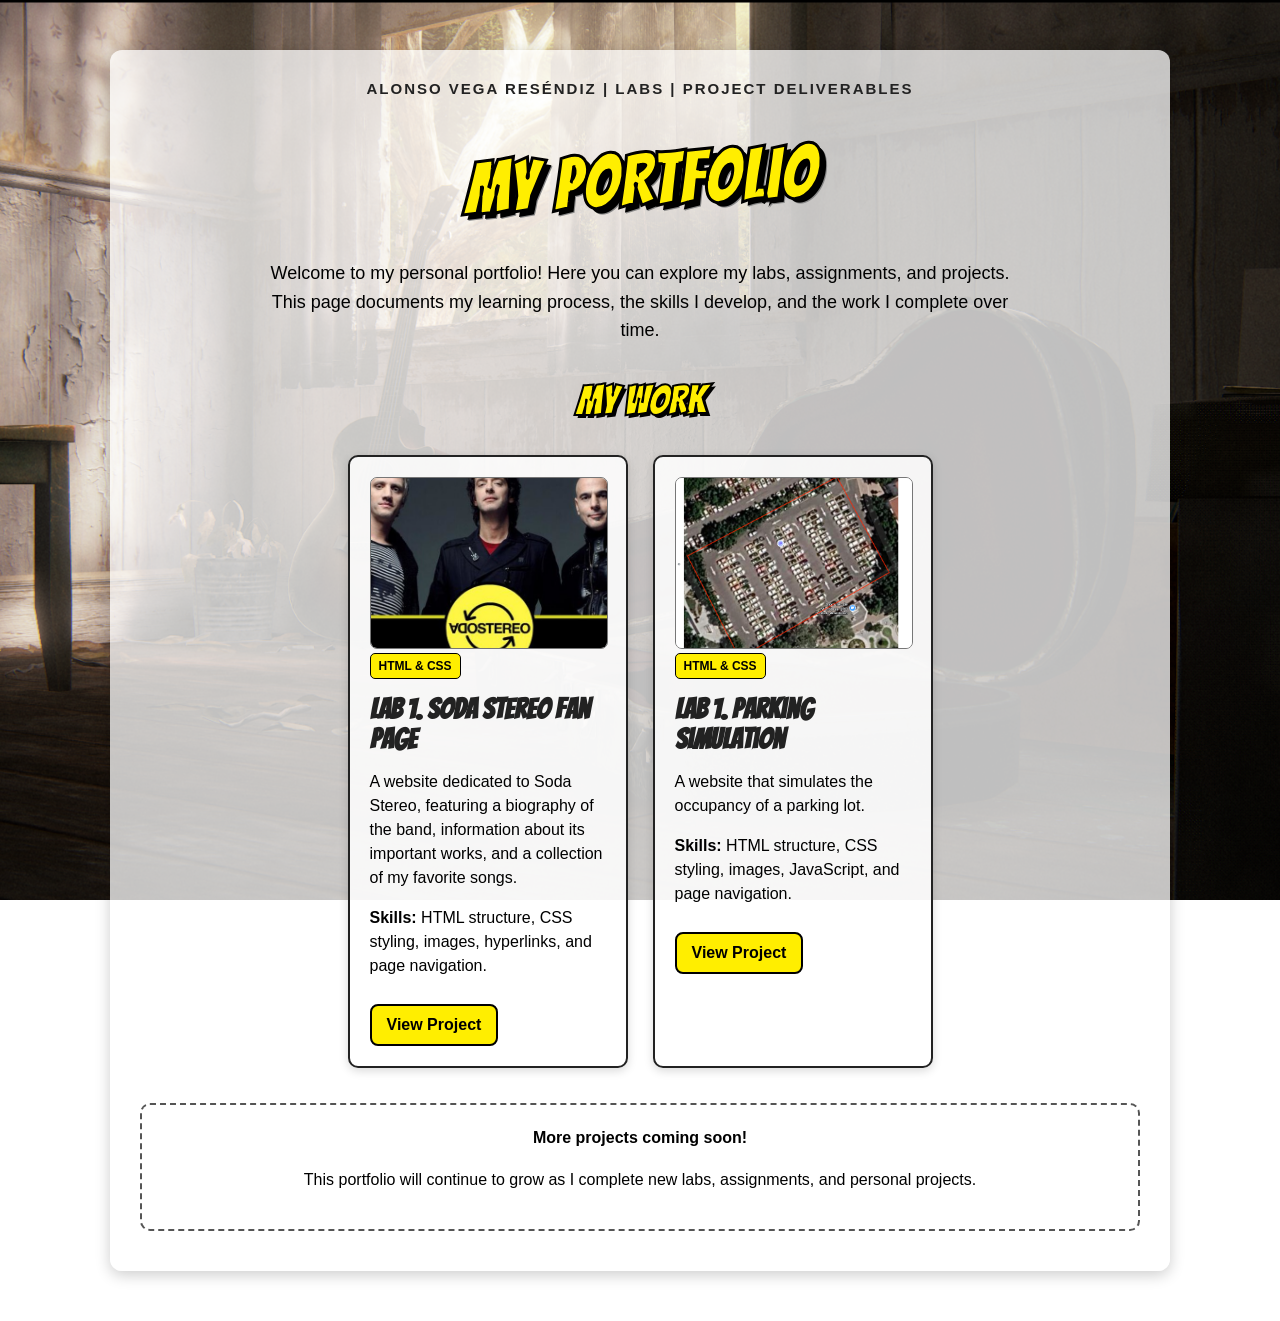
<file: index.html>
<!DOCTYPE html>
<html>
    <head>
        <meta charset="UTF-8">
        <meta name="viewport" content="width=device-width, initial-scale=1.0">

        <link href="https://fonts.googleapis.com/css2?family=Bangers&display=swap" rel="stylesheet">

        <title>My Portfolio - Labs & Projects</title>
        <link rel="icon" type="image/png" href="favicon.ico">

        <style>
            body{
                background-image: url('Fondo.png');
                background-repeat: no-repeat;
                background-size: cover;
                background-attachment: fixed;
                background-position: center;
                font-family: Arial, sans-serif;
                margin: 0;
                min-height: 100vh;
            }

            .contenido{
                max-width: 1000px;
                margin: 50px auto;
                padding: 30px;
                background-color: rgba(255, 255, 255, 0.75);
                border-radius: 12px;
                box-shadow: 0 4px 15px rgba(0,0,0,0.2);
                text-align: center;
            }

            .encabezado{
                font-size: 15px;
                font-weight: bold;
                letter-spacing: 2px;
                margin-bottom: 35px;
                color: #222;
            }

            .logo{
                font-family: 'Bangers', cursive;
                font-size: 70px;
                color: #FFEE00;
                text-transform: uppercase;
                letter-spacing: 2px;
                -webkit-text-stroke: 3px #000;
                text-shadow:
                    5px 5px 0px #000,
                    6px 6px 0px #888;
                transform: rotate(-3deg);
                margin-bottom: 40px;
            }

            h2{
                font-family: 'Bangers', cursive;
                font-size: 40px;
                color: #FFEE00;
                -webkit-text-stroke: 2px #000;
                text-shadow: 3px 3px 0px #000;
                margin-top: 35px;
            }

            .introduccion{
                max-width: 750px;
                margin: 0 auto 35px;
                font-size: 18px;
                line-height: 1.6;
            }

            .proyectos{
                display: flex;
                flex-wrap: wrap;
                justify-content: center;
                gap: 25px;
                margin-top: 25px;
            }

            .proyecto{
                width: 280px;
                padding: 20px;
                background-color: rgba(255, 255, 255, 0.85);
                border: 2px solid #222;
                border-radius: 10px;
                box-shadow: 0 3px 10px rgba(0,0,0,0.15);
                box-sizing: border-box;
                text-align: left;
            }

            .proyecto img{
                width: 100%;
                height: 170px;
                object-fit: cover;
                border-radius: 7px;
                border: 1px solid #777;
            }

            .proyecto h3{
                font-family: 'Bangers', cursive;
                font-size: 28px;
                margin: 15px 0 10px;
                color: #222;
            }

            .proyecto p{
                font-size: 16px;
                line-height: 1.5;
            }

            .categoria{
                display: inline-block;
                background-color: #FFEE00;
                border: 1px solid #000;
                border-radius: 5px;
                padding: 5px 8px;
                font-size: 12px;
                font-weight: bold;
            }

            .proyecto a{
                display: inline-block;
                margin-top: 10px;
                padding: 10px 15px;
                background-color: #FFEE00;
                color: #000;
                text-decoration: none;
                font-weight: bold;
                border: 2px solid #000;
                border-radius: 8px;
            }

            .proyecto a:hover{
                background-color: #000;
                color: #FFEE00;
            }

            .mensaje{
                margin: 35px auto 10px;
                padding: 20px;
                border: 2px dashed #555;
                border-radius: 10px;
                font-size: 16px;
                line-height: 1.6;
            }

            button{
                margin-top: 30px;
                padding: 12px 25px;
                font-size: 18px;
                font-weight: bold;
                cursor: pointer;
                border: 2px solid #000;
                border-radius: 8px;
                background-color: #FFEE00;
            }

            button:hover{
                background-color: #000;
                color: #FFEE00;
            }

            @media (max-width: 600px){
                .contenido{
                    margin: 15px;
                    padding: 20px;
                }

                .logo{
                    font-size: 50px;
                }

                .proyecto{
                    width: 100%;
                }

                .encabezado{
                    line-height: 1.8;
                }
            }
        </style>
    </head>

    <body>
        <div class="contenido">

            <div class="encabezado">
                ALONSO VEGA RESÉNDIZ | LABS | PROJECT DELIVERABLES
            </div>

            <h1 class="logo">My Portfolio</h1>

            <p class="introduccion">
                Welcome to my personal portfolio! Here you can explore
                my labs, assignments, and projects. This page documents
                my learning process, the skills I develop, and the work
                I complete over time.
            </p>

            <h2>My Work</h2>

            <div class="proyectos">

                <!-- Project 1 -->
                <div class="proyecto">

                    <img src="fotoPrincipal.png"
                         alt="Soda Stereo fan page preview">

                    <span class="categoria">HTML & CSS</span>

                    <h3>LAB 1. Soda Stereo Fan Page</h3>

                    <p>
                        A website dedicated to Soda Stereo, featuring
                        a biography of the band, information about
                        its important works, and a collection of my
                        favorite songs.
                    </p>

                    <p>
                        <strong>Skills:</strong> HTML structure,
                        CSS styling, images, hyperlinks, and page
                        navigation.
                    </p>

                    <a href="LAB_1/Home.html">View Project</a>

                </div>
                <!-- Project 1 -->
                <div class="proyecto">

                    <img src="estacionamiento-referencia.png"
                         alt="Soda Stereo fan page preview">

                    <span class="categoria">HTML & CSS</span>

                    <h3>LAB 1. Parking simulation</h3>

                    <p>
                        A website that simulates the occupancy of a parking lot.
                    </p>

                    <p>
                        <strong>Skills:</strong> HTML structure,
                        CSS styling, images, JavaScript, and page
                        navigation.
                    </p>

                    <a href="LAB_3/estacionamiento.html">View Project</a>

                </div>

                <!-- Add future projects here -->

            </div>

            <div class="mensaje">
                <strong>More projects coming soon!</strong>
                <p>
                    This portfolio will continue to grow as I complete
                    new labs, assignments, and personal projects.
                </p>
            </div>
        </div>
    </body>
</html>
</file>
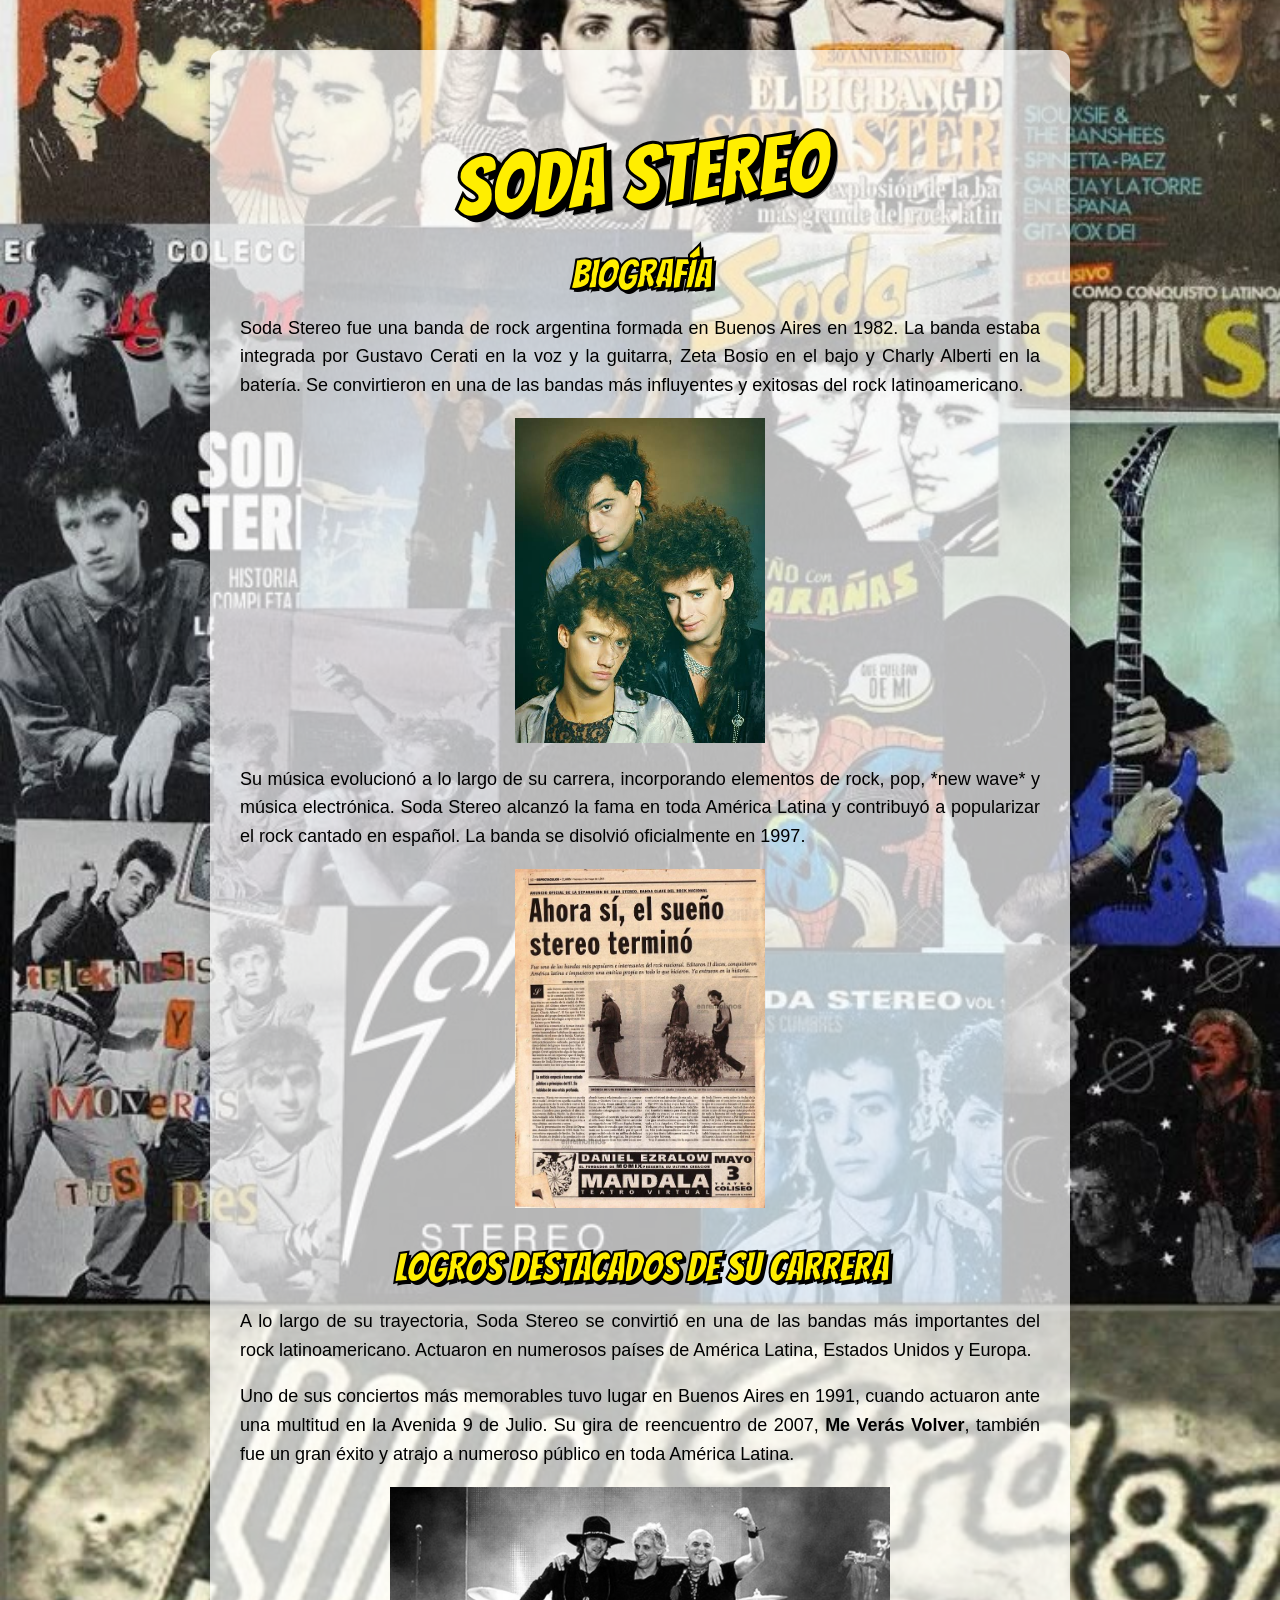
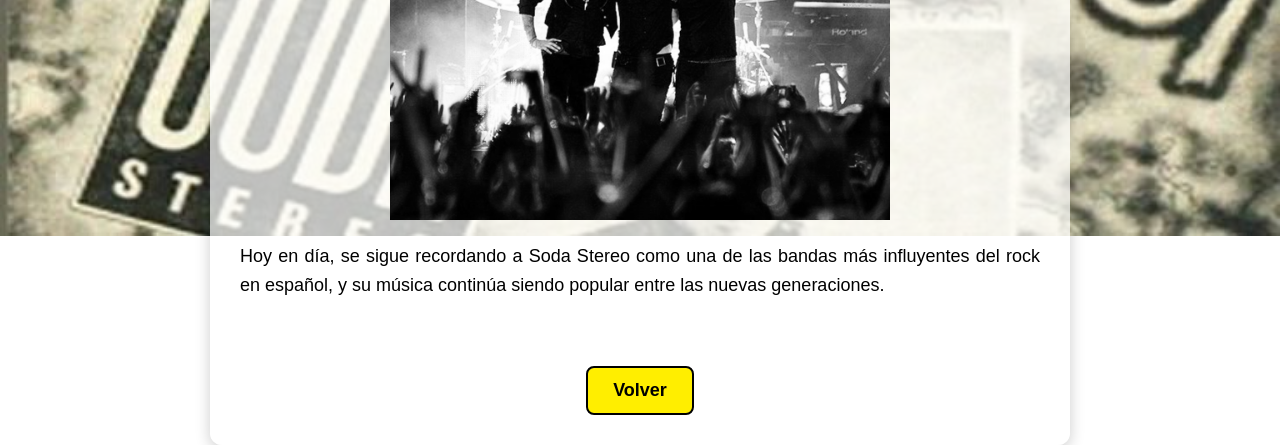
<file: LAB_1/about.html>
<!DOCTYPE html>
<html>
    <head>
        <meta charset="UTF-8">
        <meta name="viewport" content="width=device-width, initial-scale=1.0">
        <link href="https://fonts.googleapis.com/css2?family=Bangers&display=swap" rel="stylesheet">
        <title>Soda Stereo - Biografía</title> 
        <link rel="icon" type="image/png" href="favicon.ico">
        <style>
            body{
                background-image: url('fondo3.jpg');
                background-repeat: no-repeat;
                background-size: cover;
                background-attachment: fixed;
                background-position: center;
                font-family: Arial, sans-serif;
                margin: 0;
                height: 100vh;
            }    
            .logo-soda{
                font-family: 'Bangers', cursive;
                font-size: 80px;
                color: #FFEE00; /* Amarillo */
                text-transform: uppercase;
                letter-spacing: 2px;
                -webkit-text-stroke: 3px #000; /* Borde negro */
                text-shadow: 
                    5px 5px 0px #000,
                    6px 6px 0px #888; /* Sombra 3D */
                transform: rotate(-4deg); /* Inclinación */
                margin-bottom: 20px;
            }
            .contenido{
                max-width: 800px;
                margin: 50px auto;
                padding: 30px;
                background-color: rgba(255, 255, 255, 0.7); /* Fondo blanco con transparencia para leer bien */
                border-radius: 12px;
                box-shadow: 0 4px 15px rgba(0,0,0,0.2);
                text-align: center;
            }
            h2{
                font-family: 'Bangers', cursive;
                font-size: 40px;
                color: #FFEE00;
                -webkit-text-stroke: 2px #000;
                text-shadow: 3px 3px 0px #000;
                margin-top: 35px;
                margin-bottom: 15px;
            }
            p{
                font-size: 18px;
                line-height: 1.6;
                text-align: justify;
            }

            ul{
                text-align: left;
                font-size: 18px;
                line-height: 1.8;
            }

            li{
                margin-bottom: 8px;
            }

            button{
                margin-top: 30px;
                padding: 12px 25px;
                font-size: 18px;
                font-weight: bold;
                cursor: pointer;
                border: 2px solid #000;
                border-radius: 8px;
                background-color: #FFEE00;
            }

            button:hover{
                background-color: #000;
                color: #FFEE00;
            }

        </style>
    </head>

    <body>
        <div class="contenido">
            <h1 class="logo-soda">SODA STEREO</h1>
            <h2>Biografía</h2>
            <p><!--This is paragraph-->
                Soda Stereo fue una banda de rock argentina formada en Buenos Aires en 1982.
                La banda estaba integrada por Gustavo Cerati en la voz y la guitarra, Zeta Bosio
                en el bajo y Charly Alberti en la batería. Se convirtieron en una de las
                bandas más influyentes y exitosas del rock latinoamericano.
            </p>
            <img src="SodaStereoMiembros.jpg" width="250px">
            <p>
                Su música evolucionó a lo largo de su carrera, incorporando elementos de rock, pop, 
                *new wave* y música electrónica. Soda Stereo alcanzó la fama en toda América Latina 
                y contribuyó a popularizar el rock cantado en español. La banda se disolvió oficialmente 
                en 1997.
            </p>
            <img src="SodaStereoSeparacion.jpg" width="250px">
            
            <h2>Logros destacados de su carrera</h2>

            <p>
                A lo largo de su trayectoria, Soda Stereo se convirtió en una de las bandas más 
                importantes del rock latinoamericano. Actuaron en numerosos países de América Latina, 
                Estados Unidos y Europa.
            </p>
            <p>
                Uno de sus conciertos más memorables tuvo lugar en Buenos Aires en 1991,
                cuando actuaron ante una multitud en la Avenida 9 de Julio. Su gira de
                reencuentro de 2007, <strong>Me Verás Volver</strong>, también fue un gran éxito
                y atrajo a numeroso público en toda América Latina.
            </p>
            <img src="SodaStereoMeVerasVolver.jpg" width="500px">
            <p>
                Hoy en día, se sigue recordando a Soda Stereo como una de las bandas más 
                influyentes del rock en español, y su música continúa siendo popular 
                entre las nuevas generaciones.
            </p>




            <br> <!--This is a line break-->
            <button type="button" onclick="window.location.href='Home.html';">
                Volver
            </button>
        </div>
    </body>
</html>
</file>
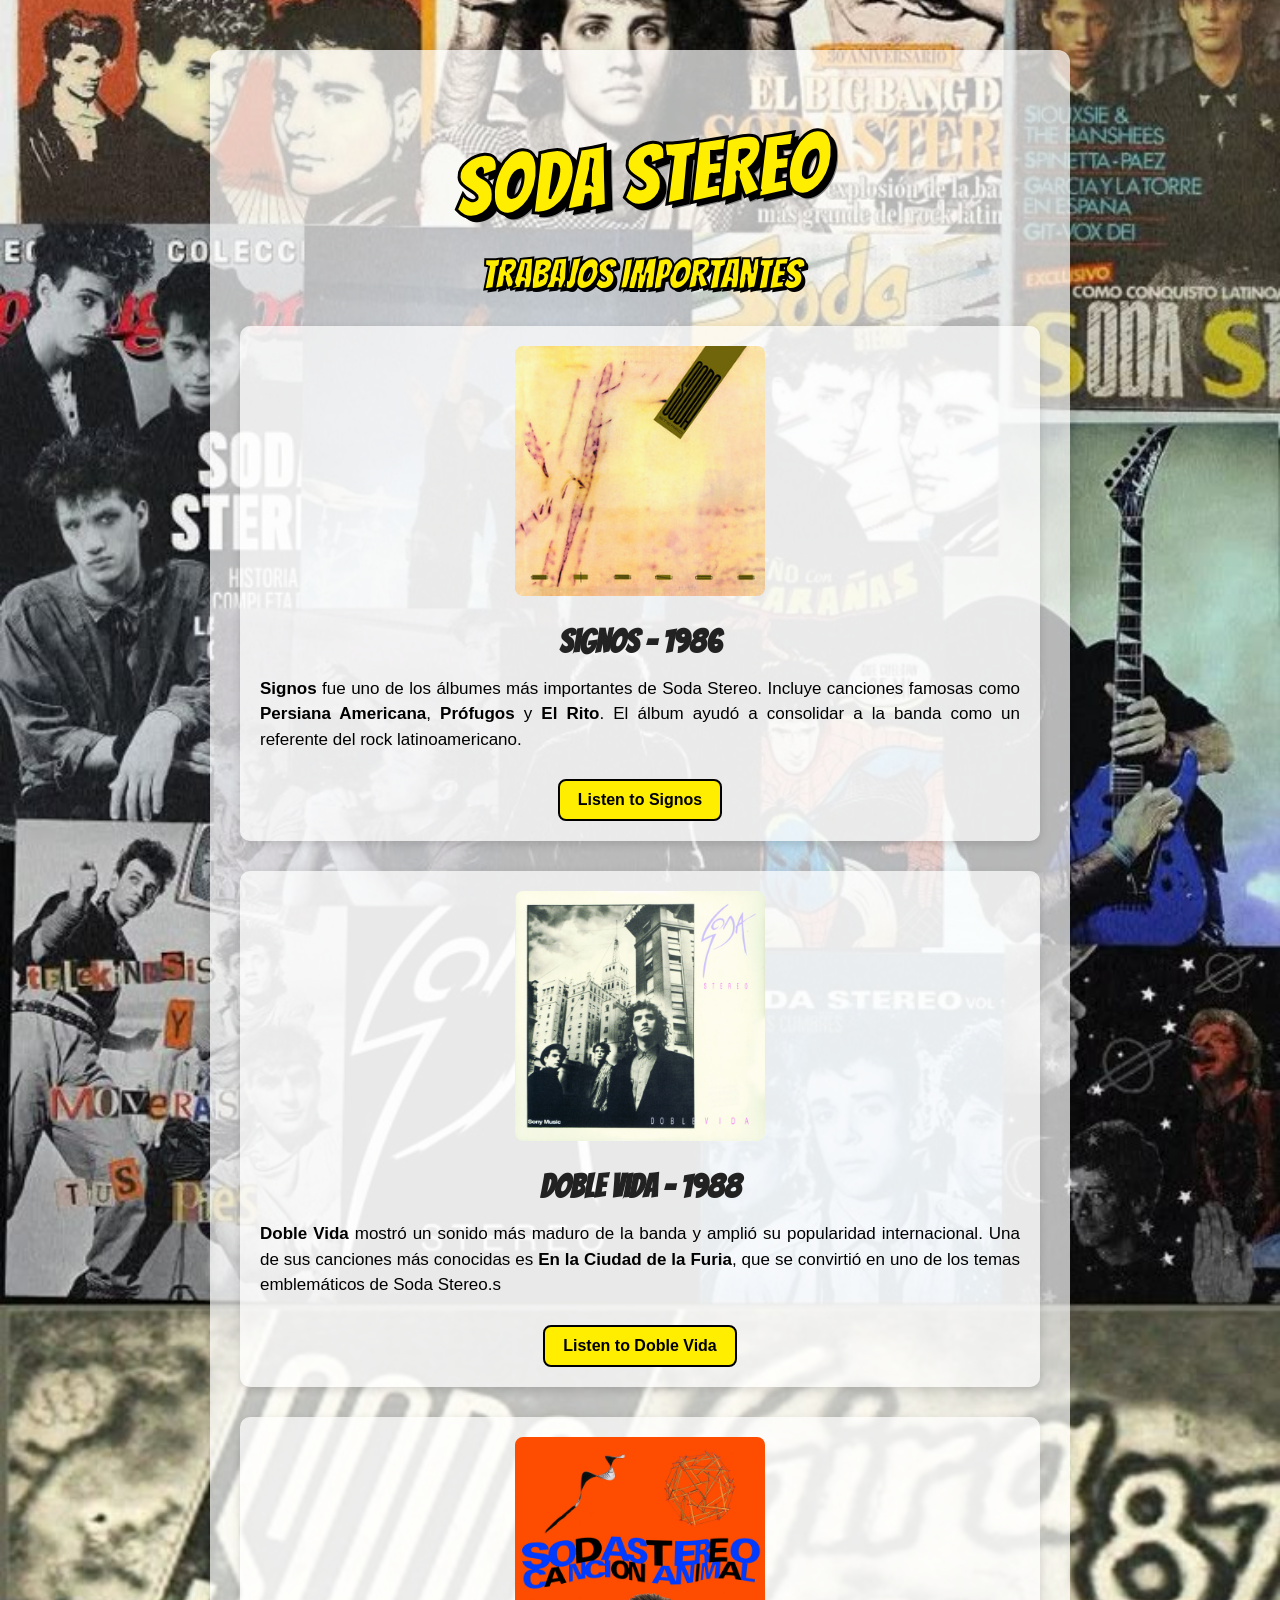
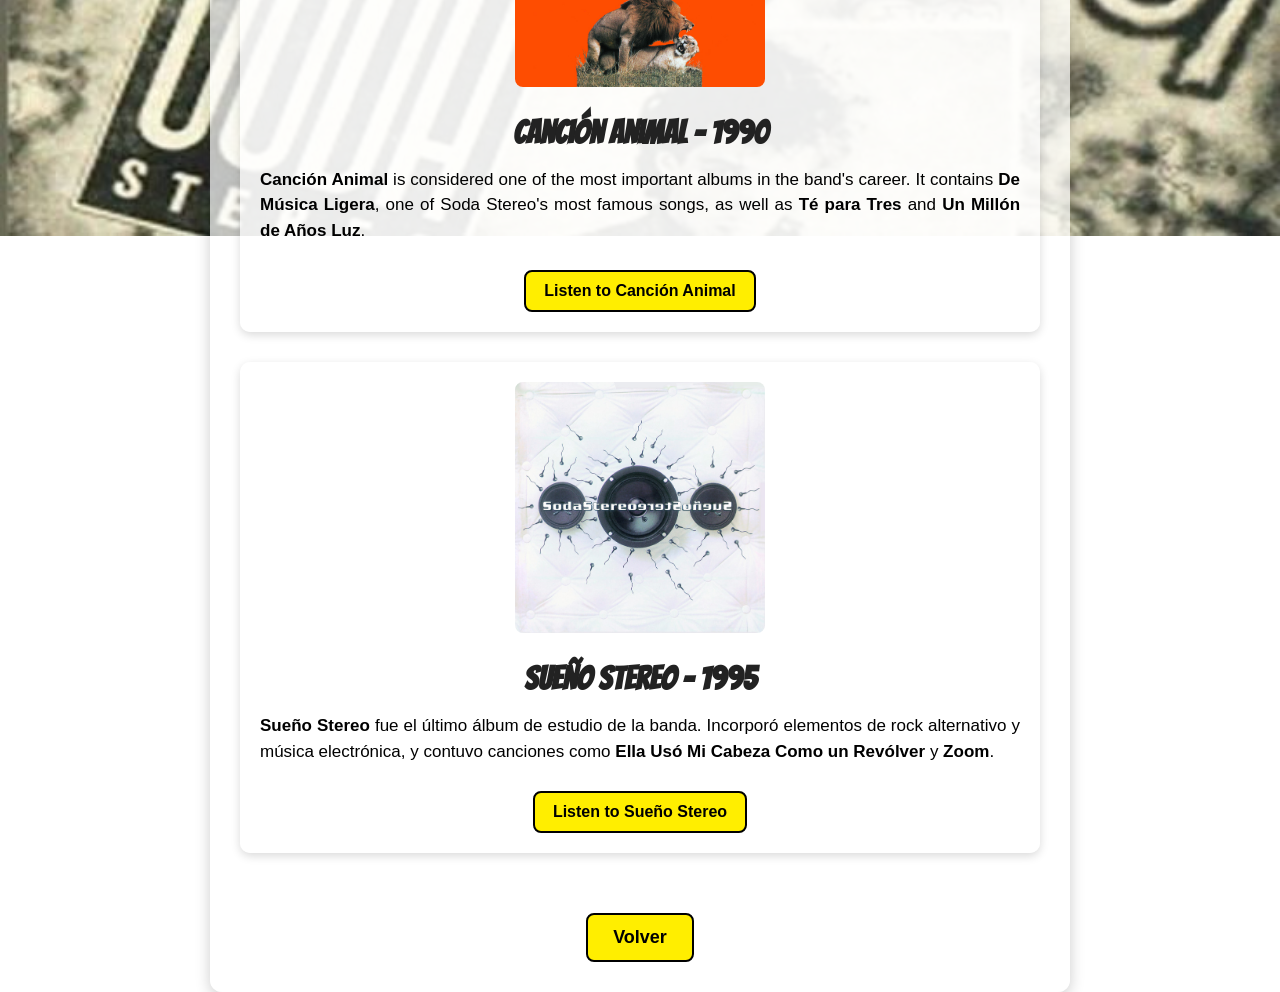
<file: LAB_1/Carrera.html>
<!DOCTYPE html>
<html>
    <head>
        <meta charset="UTF-8">
        <meta name="viewport" content="width=device-width, initial-scale=1.0">
        <link href="https://fonts.googleapis.com/css2?family=Bangers&display=swap" rel="stylesheet">
        <title>Soda Stereo - Biografía</title> 
        <link rel="icon" type="image/png" href="favicon.ico">
        <style>
            body{
                background-image: url('fondo3.jpg');
                background-repeat: no-repeat;
                background-size: cover;
                background-attachment: fixed;
                background-position: center;
                font-family: Arial, sans-serif;
                margin: 0;
                height: 100vh;
            }    
            .logo-soda{
                font-family: 'Bangers', cursive;
                font-size: 80px;
                color: #FFEE00; /* Amarillo */
                text-transform: uppercase;
                letter-spacing: 2px;
                -webkit-text-stroke: 3px #000; /* Borde negro */
                text-shadow: 
                    5px 5px 0px #000,
                    6px 6px 0px #888; /* Sombra 3D */
                transform: rotate(-4deg); /* Inclinación */
                margin-bottom: 20px;
            }
            .contenido{
                max-width: 800px;
                margin: 50px auto;
                padding: 30px;
                background-color: rgba(255, 255, 255, 0.7); /* Fondo blanco con transparencia para leer bien */
                border-radius: 12px;
                box-shadow: 0 4px 15px rgba(0,0,0,0.2);
                text-align: center;
            }
            h2{
                font-family: 'Bangers', cursive;
                font-size: 40px;
                color: #FFEE00;
                -webkit-text-stroke: 2px #000;
                text-shadow: 3px 3px 0px #000;
                margin-top: 35px;
                margin-bottom: 15px;
            }
            .obra{
                margin: 30px 0;
                padding: 20px;
                background-color: rgba(255, 255, 255, 0.7);
                border-radius: 10px;
                box-shadow: 0 3px 10px rgba(0,0,0,0.15);
            }

            .obra img{
                width: 250px;
                border-radius: 8px;
                margin-bottom: 15px;
            }

            .obra h3{
                font-family: 'Bangers', cursive;
                font-size: 32px;
                margin: 10px;
                color: #222;
            }

            .obra p{
                font-size: 17px;
                line-height: 1.5;
                text-align: justify;
            }

            .obra a{
                display: inline-block;
                margin-top: 10px;
                padding: 10px 18px;
                background-color: #FFEE00;
                color: #000;
                text-decoration: none;
                font-weight: bold;
                border: 2px solid #000;
                border-radius: 8px;
            }

            .obra a:hover{
                background-color: #000;
                color: #FFEE00;
            }
            
            button{
                margin-top: 30px;
                padding: 12px 25px;
                font-size: 18px;
                font-weight: bold;
                cursor: pointer;
                border: 2px solid #000;
                border-radius: 8px;
                background-color: #FFEE00;
            }

            button:hover{
                background-color: #000;
                color: #FFEE00;
            }

        </style>
    </head>

    <body>
        <div class="contenido">
            <h1 class="logo-soda">SODA STEREO</h1>
            <h2>Trabajos importantes</h2>

            <div class="obra">
                <img src="signos.jpg" alt="Álbum Signos">
                <h3>Signos - 1986</h3>
                <p>
                    <strong>Signos</strong> fue uno de los álbumes más importantes de Soda Stereo. 
                    Incluye canciones famosas como <strong>Persiana Americana</strong>, <strong>Prófugos</strong>
                    y <strong>El Rito</strong>. El álbum ayudó a consolidar a la banda como un referente del rock latinoamericano.
                </p>
                <a href="https://open.spotify.com/intl-es/album/7s2lDvm4FwnWE5RXEoY8Gi"target="_blank">Listen to Signos</a>
            </div>

            <div class="obra">
                <img src="doblevida.jpg" alt="Álbum Doble Vida">
                <h3>Doble Vida - 1988</h3>
                <p>
                    <strong>Doble Vida</strong> mostró un sonido más maduro de la
                    banda y amplió su popularidad internacional. Una de sus
                    canciones más conocidas es <strong>En la Ciudad de la Furia</strong>,
                    que se convirtió en uno de los temas emblemáticos de Soda Stereo.s
                </p>
                <a href="https://open.spotify.com/intl-es/album/0mEY1U7SZdIwDWylFm2UC4" target="_blank">Listen to Doble Vida</a>
            </div>

            <div class="obra">
                <img src="cancionanimal.jpg" alt="Álbum Canción Animal">
                <h3>Canción Animal - 1990</h3>
                <p>
                    <strong>Canción Animal</strong> is considered one of the most
                    important albums in the band's career. It contains
                    <strong>De Música Ligera</strong>, one of Soda Stereo's most
                    famous songs, as well as <strong>Té para Tres</strong> and
                    <strong>Un Millón de Años Luz</strong>.
                </p>
                <a href="https://open.spotify.com/intl-es/album/3GoSlKTNcVOp1ZxE5OOXeN" target="_blank">Listen to Canción Animal</a>
            </div>

            <div class="obra">
                <img src="suenostereo.jpg" alt="Álbum Sueño Stereo">
                <h3>Sueño Stereo - 1995</h3>
                <p>
                    <strong>Sueño Stereo</strong> fue el último álbum de estudio de la banda.
                    Incorporó elementos de rock alternativo y música electrónica, y
                    contuvo canciones como <strong>Ella Usó Mi Cabeza Como un
                    Revólver</strong> y <strong>Zoom</strong>.
                </p>
                <a href="https://open.spotify.com/intl-es/album/1A3VRbn7Kto2ov0LkSY0eg"target="_blank">Listen to Sueño Stereo</a>
            </div>
            <button type="button" onclick="window.location.href='Home.html';">Volver</button>
        </div>
    </body>
</html>
</file>
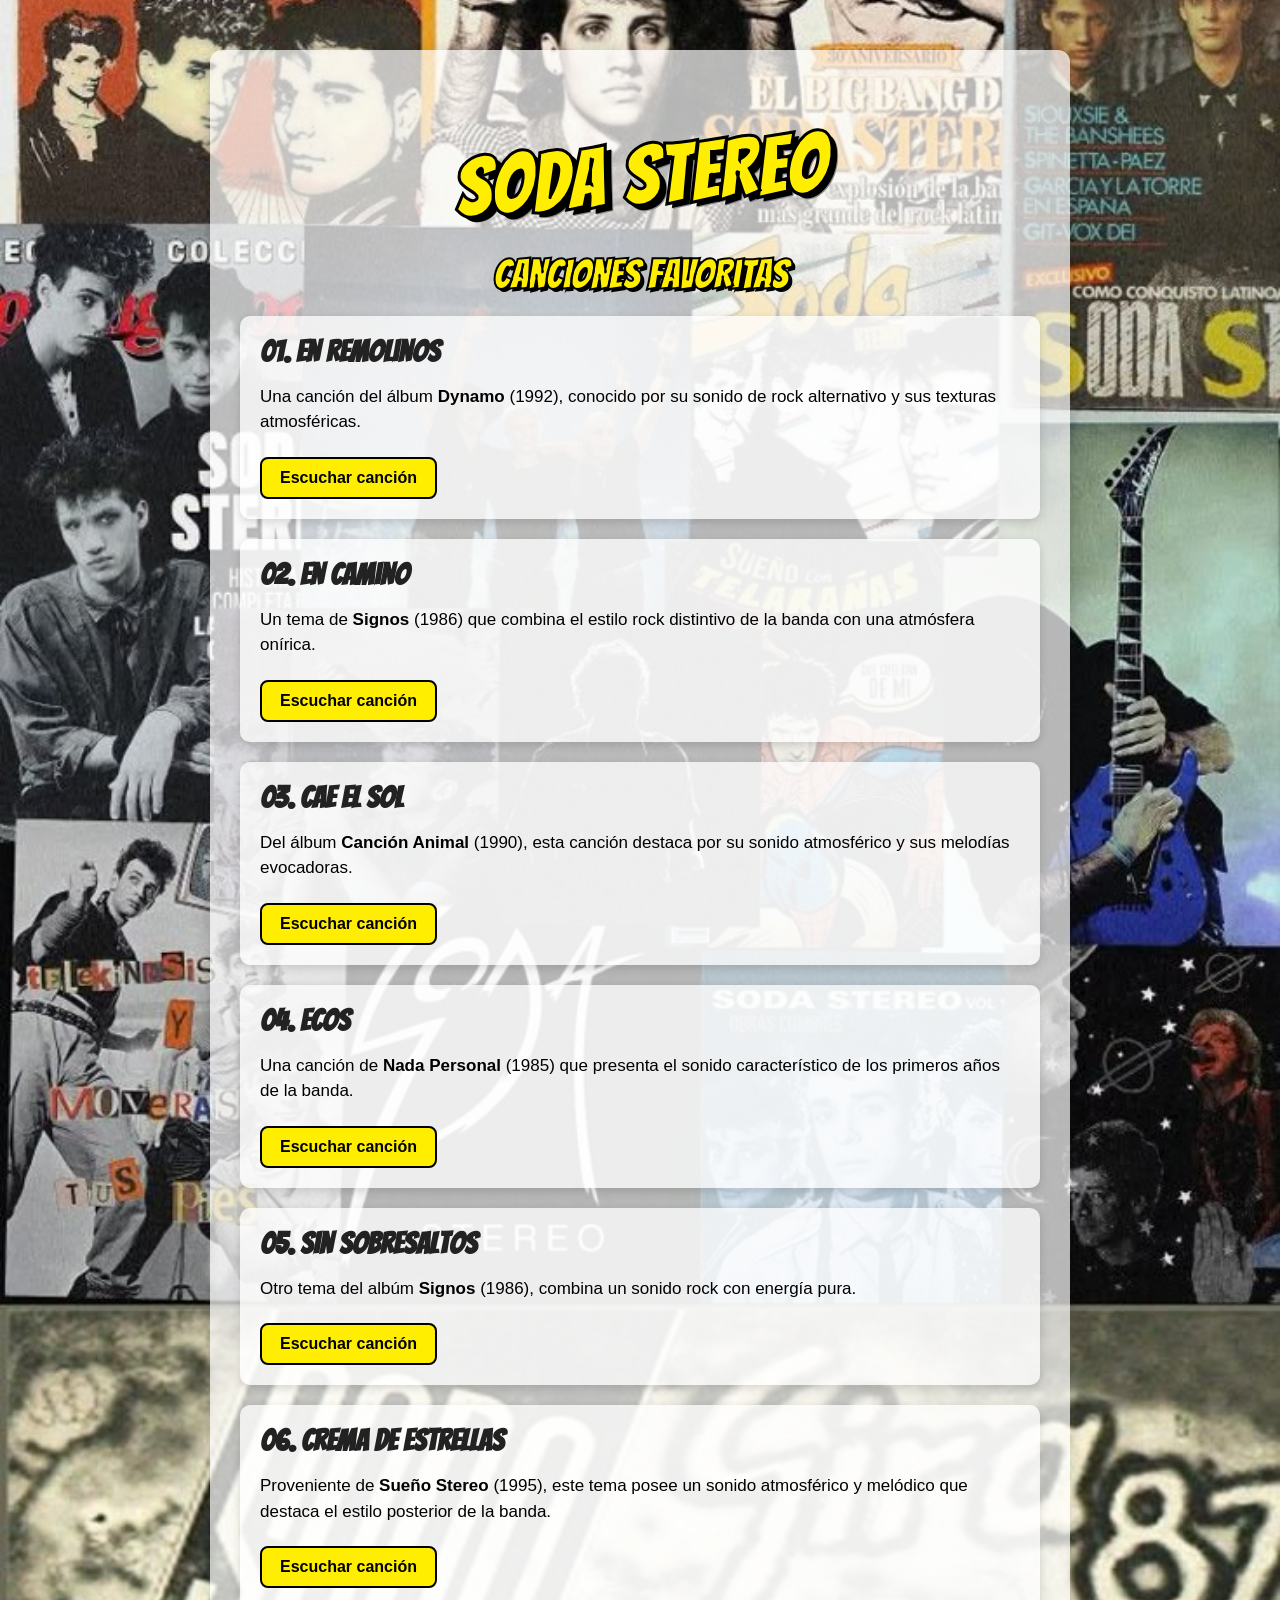
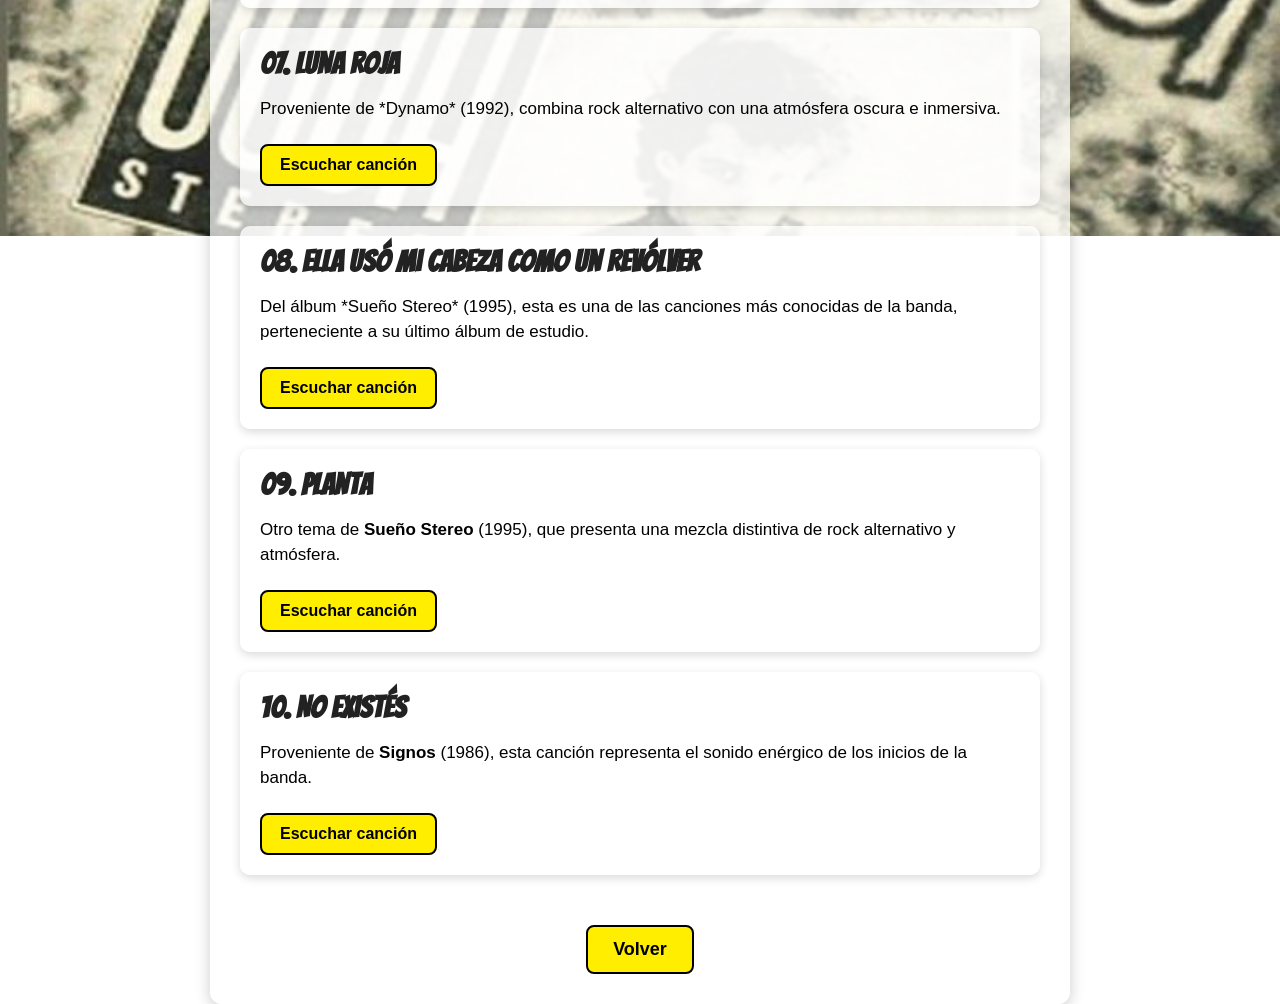
<file: LAB_1/favoritos.html>
<!DOCTYPE html>
<html>
    <head>
        <meta charset="UTF-8">
        <meta name="viewport" content="width=device-width, initial-scale=1.0">
        <link href="https://fonts.googleapis.com/css2?family=Bangers&display=swap" rel="stylesheet">
        <title>Soda Stereo - Biografía</title> 
        <link rel="icon" type="image/png" href="favicon.ico">
        <style>
            body{
                background-image: url('fondo3.jpg');
                background-repeat: no-repeat;
                background-size: cover;
                background-attachment: fixed;
                background-position: center;
                font-family: Arial, sans-serif;
                margin: 0;
                height: 100vh;
            }    
            .logo-soda{
                font-family: 'Bangers', cursive;
                font-size: 80px;
                color: #FFEE00; /* Amarillo */
                text-transform: uppercase;
                letter-spacing: 2px;
                -webkit-text-stroke: 3px #000; /* Borde negro */
                text-shadow: 
                    5px 5px 0px #000,
                    6px 6px 0px #888; /* Sombra 3D */
                transform: rotate(-4deg); /* Inclinación */
                margin-bottom: 20px;
            }
            .contenido{
                max-width: 800px;
                margin: 50px auto;
                padding: 30px;
                background-color: rgba(255, 255, 255, 0.7); /* Fondo blanco con transparencia para leer bien */
                border-radius: 12px;
                box-shadow: 0 4px 15px rgba(0,0,0,0.2);
                text-align: center;
            }
            h2{
                font-family: 'Bangers', cursive;
                font-size: 40px;
                color: #FFEE00;
                -webkit-text-stroke: 2px #000;
                text-shadow: 3px 3px 0px #000;
                margin-top: 35px;
                margin-bottom: 15px;
            }
            .cancion{
                margin: 20px 0;
                padding: 20px;
                background-color: rgba(255, 255, 255, 0.75);
                border-radius: 10px;
                box-shadow: 0 3px 10px rgba(0,0,0,0.15);
                text-align: left;
            }
            .cancion h3{
                font-family: 'Bangers', cursive;
                font-size: 30px;
                margin: 0 0 10px 0;
                color: #222;
            }
            .cancion p{
                font-size: 17px;
                line-height: 1.5;
            }
            .cancion a{
                display: inline-block;
                margin-top: 5px;
                padding: 10px 18px;
                background-color: #FFEE00;
                color: #000;
                text-decoration: none;
                font-weight: bold;
                border: 2px solid #000;
                border-radius: 8px;
            }
            .cancion a:hover{
                background-color: #000;
                color: #FFEE00;
            }        
            button{
                margin-top: 30px;
                padding: 12px 25px;
                font-size: 18px;
                font-weight: bold;
                cursor: pointer;
                border: 2px solid #000;
                border-radius: 8px;
                background-color: #FFEE00;
            }

            button:hover{
                background-color: #000;
                color: #FFEE00;
            }

        </style>
    </head>
    <!-- Ecos, sin sobresaltos, en remolinos, ella uso mi cabeza
     como un revolver, zoom, crema de estrellas, planta, luna roja, 1990, cae el sol, no existes,
     en camino, juegos de seducción, -->
     
     

    <body>
        <div class="contenido">
            <h1 class="logo-soda">SODA STEREO</h1>
            <h2>Canciones favoritas</h2>

            <div class="cancion">
                <h3>01. En Remolinos</h3>
                <p> 
                    Una canción del álbum <strong>Dynamo</strong> (1992), conocido por su 
                    sonido de rock alternativo y sus texturas atmosféricas.
                </p>
                <a href="https://www.youtube.com/watch?v=0Zxz-jd5iO4&list=RD0Zxz-jd5iO4&start_radio=1" target="_blank">Escuchar canción</a>
            </div>
            
            <div class="cancion">
                <h3>02. En Camino</h3>
                <p>
                    Un tema de <strong>Signos</strong> (1986) que combina el estilo rock 
                    distintivo de la banda con una atmósfera onírica.
                </p>
                <a href="https://www.youtube.com/watch?v=NZO17_gkKvQ&list=RDNZO17_gkKvQ&start_radio=1" target="_blank">Escuchar canción</a>
            </div>
            
            <div class="cancion">
                <h3>03. Cae el Sol</h3>
                <p>
                    Del álbum <strong>Canción Animal</strong> (1990), esta canción destaca por 
                    su sonido atmosférico y sus melodías evocadoras.
                </p>
                <a href="https://www.youtube.com/watch?v=7oh0y80wDY8&list=RD7oh0y80wDY8&start_radio=1" target="_blank">Escuchar canción</a>
            </div>

            <div class="cancion">
                <h3>04. Ecos</h3>
                <p>
                    Una canción de <strong>Nada Personal</strong> (1985) que presenta el 
                    sonido característico de los primeros años de la banda.
                </p>
                <a href="https://www.youtube.com/watch?v=xw9cgCr0VmE&list=RDxw9cgCr0VmE&start_radio=1" target="_blank">Escuchar canción</a>
            </div>

            <div class="cancion">
                <h3>05. Sin Sobresaltos</h3>
                <p>
                    Otro tema del albúm <strong>Signos</strong> (1986), combina un sonido rock con energía pura.
                </p>
                <a href="https://www.youtube.com/watch?v=xiYMsOtPa5c&list=RDxiYMsOtPa5c&start_radio=1" target="_blank">Escuchar canción</a>
            </div>

            <div class="cancion">
                <h3>06. Crema de Estrellas</h3>
                <p>
                    Proveniente de <strong>Sueño Stereo</strong> (1995), este tema posee un sonido
                    atmosférico y melódico que destaca el estilo posterior de la banda.
                </p>
                <a href="https://www.youtube.com/watch?v=Y9fr_jUGkfc&list=RDY9fr_jUGkfc&start_radio=1" target="_blank">Escuchar canción</a>
            </div>

            <div class="cancion">
                <h3>07. Luna Roja</h3>
                <p>
                    Proveniente de *Dynamo* (1992), combina rock alternativo con una atmósfera oscura e inmersiva.
                </p>
                <a href="https://www.youtube.com/watch?v=Y6FyYnhxREs&list=RDY6FyYnhxREs&start_radio=1" target="_blank">Escuchar canción</a>
            </div>

            <div class="cancion">
                <h3>08. Ella Usó Mi Cabeza Como un Revólver</h3>
                <p>
                    Del álbum *Sueño Stereo* (1995), esta es una de las canciones más 
                    conocidas de la banda, perteneciente a su último álbum de estudio.
                </p>
                <a href="https://www.youtube.com/watch?v=1zzzby2tAQM&list=RD1zzzby2tAQM&start_radio=1" target="_blank">Escuchar canción</a>
            </div>

            <div class="cancion">
                <h3>09. Planta</h3>
                <p>
                    Otro tema de <strong>Sueño Stereo</strong> (1995), que presenta una 
                    mezcla distintiva de rock alternativo y atmósfera.
                </p>
                <a href="https://www.youtube.com/watch?v=BLUwBfNzvzw&list=RDBLUwBfNzvzw&start_radio=1" target="_blank">Escuchar canción</a>
            </div>

            <div class="cancion">
                <h3>10. No Existés</h3>
                <p>
                    Proveniente de <strong>Signos</strong> (1986), esta canción 
                    representa el sonido enérgico de los inicios de la banda.
                </p>
                <a href="https://www.youtube.com/watch?v=C5vRGvsbz0w&list=RDC5vRGvsbz0w&start_radio=1" target="_blank">Escuchar canción</a>
            </div>

            <button type="button" onclick="window.location.href='Home.html';">Volver</button>

        </div>
    </body>
</html>
</file>
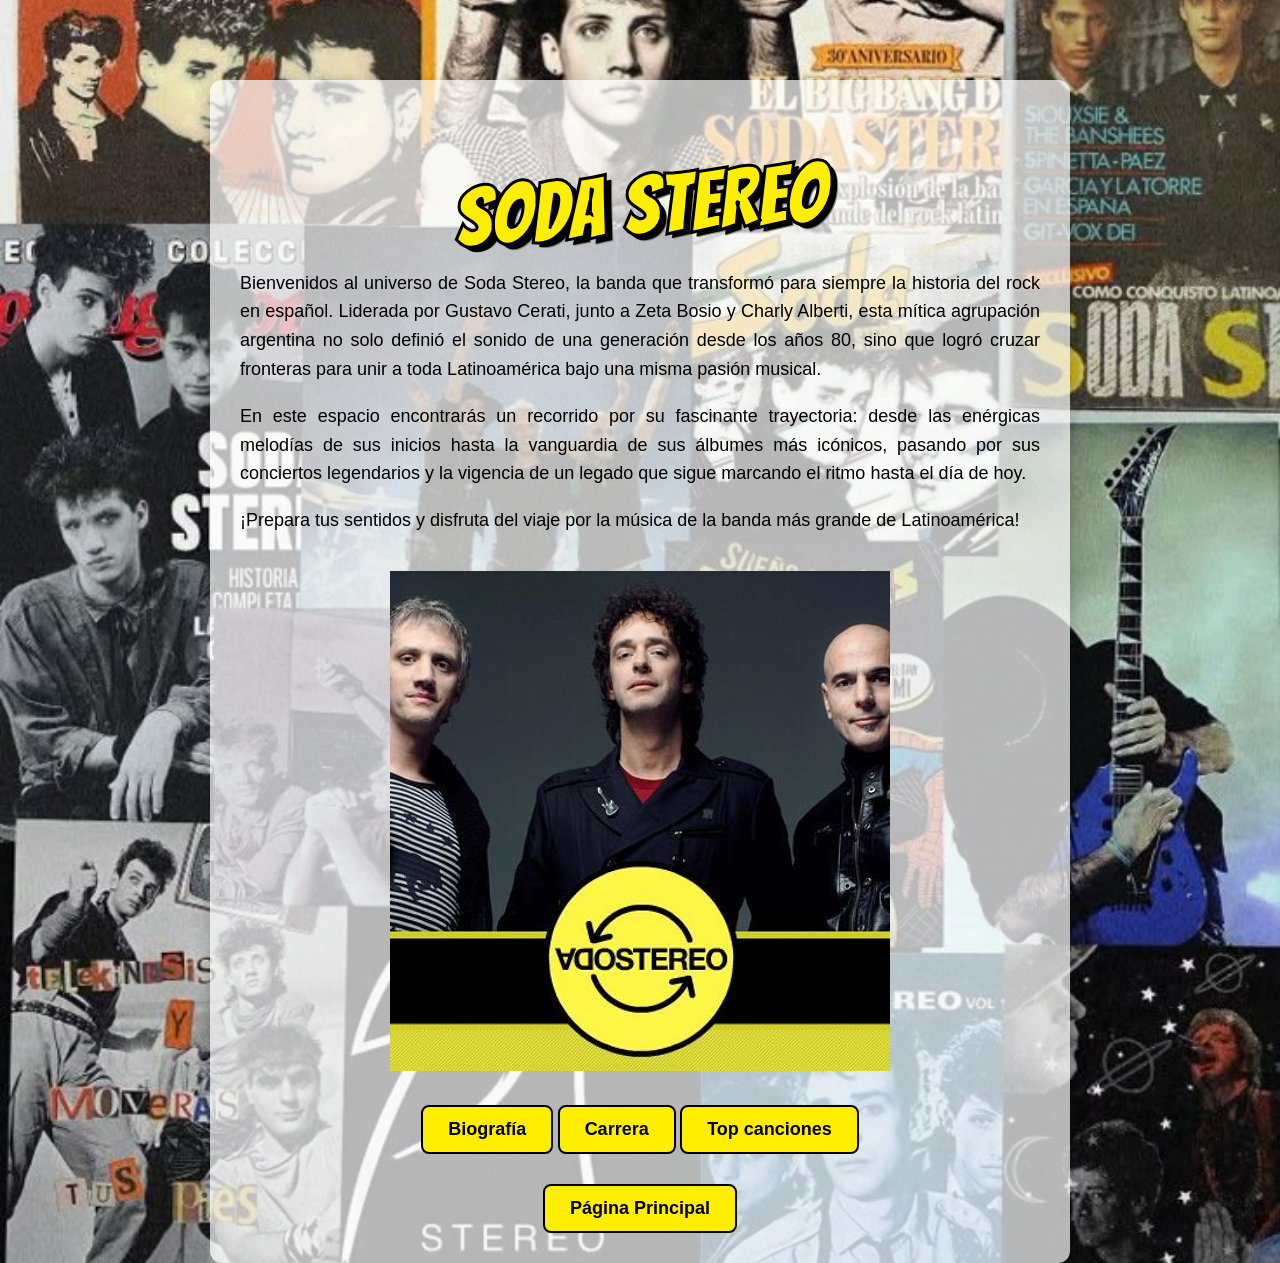
<file: LAB_1/Home.html>
<!DOCTYPE html>
<html>
    <head>
        <meta charset="UTF-8">
        <meta name="viewport" content="width=device-width, initial-scale=1.0">
        <link href="https://fonts.googleapis.com/css2?family=Bangers&display=swap" rel="stylesheet">
        <title>Soda Stereo - Fan Page</title> 
        <link rel="icon" type="image/png" href="favicon.ico">
        <style>
            body{
                background-image: url('fondo3.jpg');
                background-repeat: no-repeat;
                background-size: cover;
                background-attachment: fixed;
                background-position: center;
                font-family: Arial, sans-serif;
                margin: 0;
                height: 100vh;
            }    
            .logo-soda{
                font-family: 'Bangers', cursive;
                font-size: 80px;
                color: #FFEE00; /* Amarillo */
                text-transform: uppercase;
                letter-spacing: 2px;
                -webkit-text-stroke: 3px #000; /* Borde negro */
                text-shadow: 
                    5px 5px 0px #000,
                    6px 6px 0px #888; /* Sombra 3D */
                transform: rotate(-4deg); /* Inclinación */
                margin-bottom: 20px;
            }
            .contenido{
                max-width: 800px;
                margin: 80px auto;
                padding: 30px;
                background-color: rgba(255, 255, 255, 0.7); /* Fondo blanco con transparencia para leer bien */
                border-radius: 12px;
                box-shadow: 0 4px 15px rgba(0,0,0,0.2);
                text-align: center;
            }
            p{
                font-size: 18px;
                line-height: 1.6;
                text-align: justify;
            }
            button{
                margin-top: 30px;
                padding: 12px 25px;
                font-size: 18px;
                font-weight: bold;
                cursor: pointer;
                border: 2px solid #000;
                border-radius: 8px;
                background-color: #FFEE00;
            }

            button:hover{
                background-color: #000;
                color: #FFEE00;
            }
        </style>
    </head>

    <body>
        <div class="contenido">
            <h1 class="logo-soda">SODA STEREO</h1>
            <p><!--This is paragraph-->
                Bienvenidos al universo de Soda Stereo, la banda que transformó para siempre la historia del rock en español. Liderada por Gustavo Cerati, 
                junto a Zeta Bosio y Charly Alberti, esta mítica agrupación argentina no solo definió el sonido de una generación desde los años 80, sino que
                logró cruzar fronteras para unir a toda Latinoamérica bajo una misma pasión musical.
            </p>
            <p>
                En este espacio encontrarás un recorrido por su fascinante trayectoria: desde las enérgicas melodías de sus inicios hasta la vanguardia de 
                sus álbumes más icónicos, pasando por sus conciertos legendarios y la vigencia de un legado que sigue marcando el ritmo hasta el día de hoy.
            </p>
            <p>
                ¡Prepara tus sentidos y disfruta del viaje por la música de la banda más grande de Latinoamérica!
            </p>
            <br> <!--This is a line break-->
            <img src="fotoPrincipal.png" width=""250px> <!--This is an image and this is also an example of an empty tag-->
            <br>
            <button type="button" onclick="window.location.href='about.html';">Biografía</button>
            <button type="button" onclick="window.location.href='Carrera.html';">Carrera</button>
            <button type="button" onclick="window.location.href='favoritos.html';">Top canciones</button>
            <br>
            <button type="button" onclick="window.location.href='../index.html';">Página Principal</button>
        </div>
    </body>
</html>
</file>
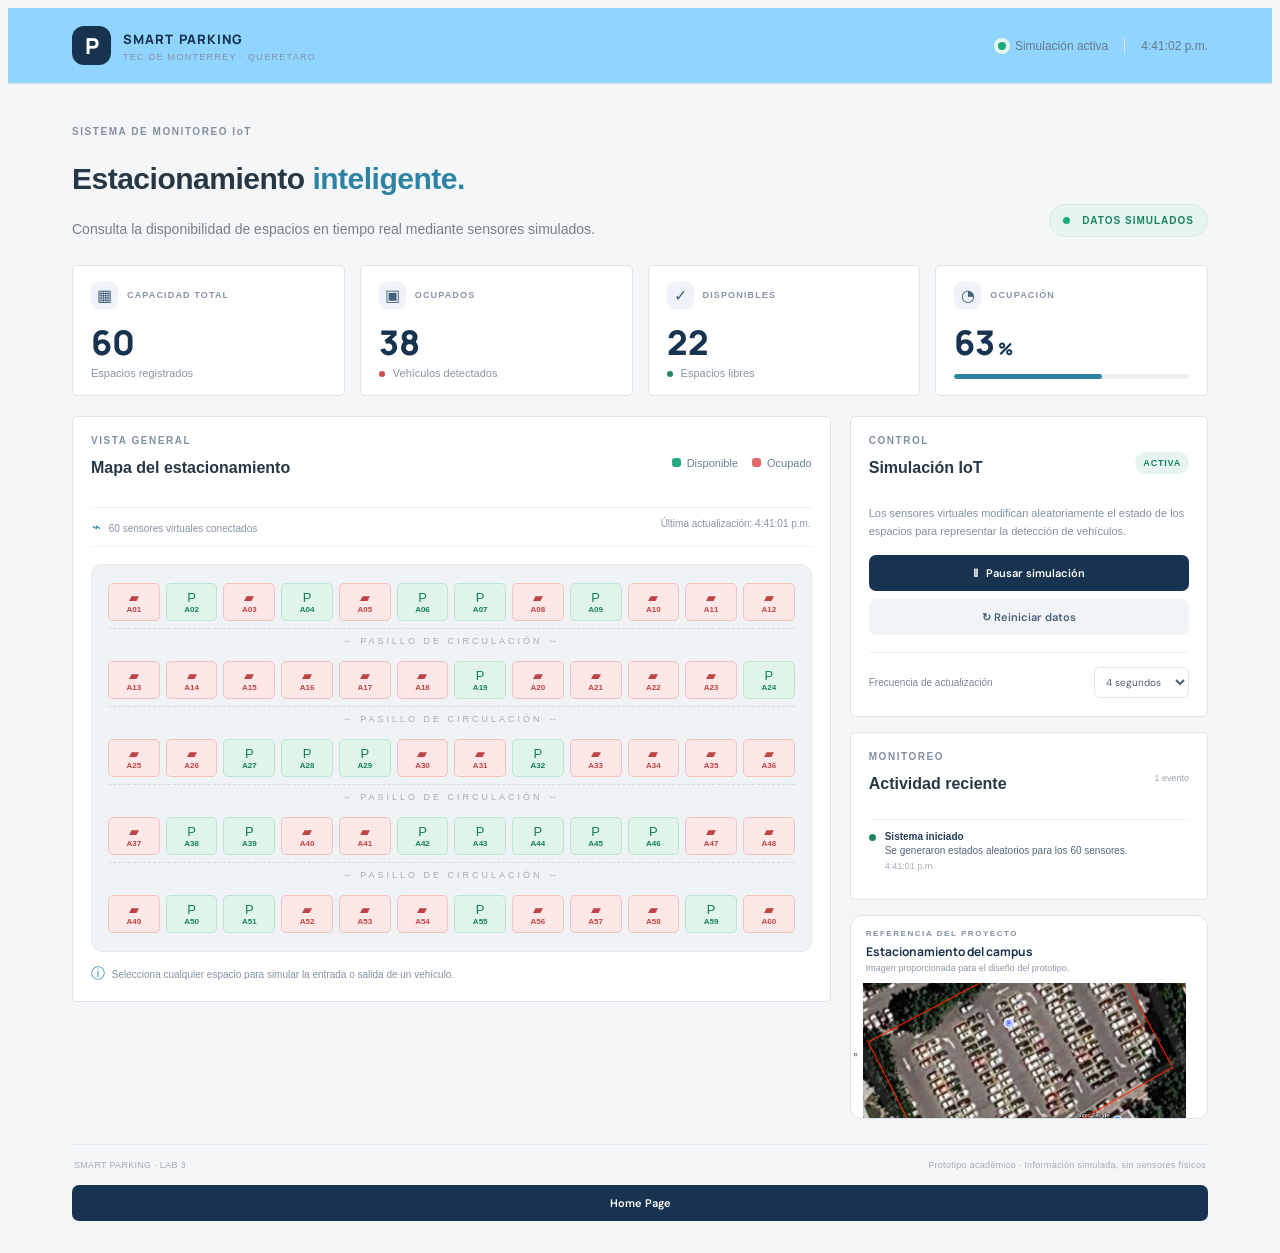
<file: LAB_3/estacionamiento.html>
<!DOCTYPE html>
<html lang="es">
<head>
  <meta charset="UTF-8">
  <meta name="viewport" content="width=device-width, initial-scale=1.0">
  <meta name="description" content="Prototipo IoT de estacionamiento inteligente del Tec de Monterrey.">
  <title>Smart Parking | Tec de Monterrey</title>
  <link rel="preconnect" href="https://fonts.googleapis.com">
  <link rel="preconnect" href="https://fonts.gstatic.com" crossorigin>
  <link href="https://fonts.googleapis.com/css2?family=DM+Sans:wght@400;500;600;700&family=Manrope:wght@400;500;600;700;800&display=swap" rel="stylesheet">
  <link rel="stylesheet" href="styles.css">
</head>
<body>
  <header class="topbar">
    <a class="brand" href="#" aria-label="Smart Parking inicio">
      <span class="brand-mark">P</span>
      <span><strong>SMART PARKING</strong><small>TEC DE MONTERREY · QUERÉTARO</small></span>
    </a>
    <div class="top-status"><span class="live-dot"></span><span id="connectionText">Simulación activa</span><span class="top-divider"></span><span id="clock">--:--:--</span></div>
  </header>

  <main class="page">
    <section class="intro">
      <div>
        <p class="eyebrow">SISTEMA DE MONITOREO IoT</p>
        <h1>Estacionamiento <span>inteligente.</span></h1>
        <p class="subtitle">Consulta la disponibilidad de espacios en tiempo real mediante sensores simulados.</p>
      </div>
      <div class="simulation-tag"><span class="pulse"></span> DATOS SIMULADOS</div>
    </section>

    <section class="stats" aria-label="Resumen del estacionamiento">
      <article class="stat-card total-card">
        <div class="stat-top"><span class="stat-icon">▦</span><span class="stat-label">CAPACIDAD TOTAL</span></div>
        <div class="stat-value" id="totalCount">60</div>
        <div class="stat-foot">Espacios registrados</div>
      </article>
      <article class="stat-card occupied-card">
        <div class="stat-top"><span class="stat-icon">▣</span><span class="stat-label">OCUPADOS</span></div>
        <div class="stat-value" id="occupiedCount">--</div>
        <div class="stat-foot"><span class="mini-dot red"></span> Vehículos detectados</div>
      </article>
      <article class="stat-card available-card">
        <div class="stat-top"><span class="stat-icon">✓</span><span class="stat-label">DISPONIBLES</span></div>
        <div class="stat-value" id="availableCount">--</div>
        <div class="stat-foot"><span class="mini-dot green"></span> Espacios libres</div>
      </article>
      <article class="stat-card percent-card">
        <div class="stat-top"><span class="stat-icon">◔</span><span class="stat-label">OCUPACIÓN</span></div>
        <div class="stat-value"><span id="occupancyPercent">--</span><small>%</small></div>
        <div class="progress-track"><div class="progress-fill" id="occupancyBar"></div></div>
      </article>
    </section>

    <div class="content-grid">
      <section class="panel parking-panel">
        <div class="panel-heading">
          <div><p class="eyebrow">VISTA GENERAL</p><h2>Mapa del estacionamiento</h2></div>
          <div class="legend">
            <span><i class="legend-box free"></i>Disponible</span>
            <span><i class="legend-box busy"></i>Ocupado</span>
          </div>
        </div>
        <div class="map-toolbar">
          <span><span class="sensor-icon">⌁</span> 60 sensores virtuales conectados</span>
          <span id="lastUpdate">Última actualización: --</span>
        </div>
        <div class="parking-map" id="parkingMap" aria-label="Mapa interactivo de espacios"></div>
        <div class="map-note"><span>ⓘ</span> Selecciona cualquier espacio para simular la entrada o salida de un vehículo.</div>
      </section>

      <aside class="side-column">
        <section class="panel activity-panel">
          <div class="panel-heading compact"><div><p class="eyebrow">CONTROL</p><h2>Simulación IoT</h2></div><span class="chip active-chip" id="simulationState">ACTIVA</span></div>
          <p class="side-description">Los sensores virtuales modifican aleatoriamente el estado de los espacios para representar la detección de vehículos.</p>
          <div class="control-buttons">
            <button class="btn btn-primary" id="toggleSimulation"><span id="toggleIcon">Ⅱ</span><span id="toggleText">Pausar simulación</span></button>
            <button class="btn btn-secondary" id="randomizeButton">↻ Reiniciar datos</button>
          </div>
          <div class="interval-row"><label for="intervalSelect">Frecuencia de actualización</label>
            <select id="intervalSelect"><option value="2000">2 segundos</option><option value="4000" selected>4 segundos</option><option value="7000">7 segundos</option><option value="10000">10 segundos</option></select>
          </div>
        </section>

        <section class="panel activity-log-panel">
          <div class="panel-heading compact"><div><p class="eyebrow">MONITOREO</p><h2>Actividad reciente</h2></div><span class="log-count" id="logCount">0 eventos</span></div>
          <div class="activity-list" id="activityList"><div class="empty-state">Esperando actividad de los sensores…</div></div>
        </section>

        <section class="reference-card">
          <div class="reference-copy"><p class="eyebrow">REFERENCIA DEL PROYECTO</p><strong>Estacionamiento del campus</strong><span>Imagen proporcionada para el diseño del prototipo.</span></div>
          <img src="assets/estacionamiento-referencia.png" alt="Fotografía aérea del estacionamiento del Tec de Monterrey en Querétaro">
        </section>
      </aside>
    </div>
    <footer><span>SMART PARKING · LAB 3</span><span>Prototipo académico · Información simulada, sin sensores físicos</span></footer>
    <div class="control-buttons">
      <button class="btn btn-primary" onclick="window.location.href='../index.html';">Home Page</button>
    </div>
  </main>
  <script src="script.js"></script>
</body>
</html>
</file>
<file: LAB_3/styles.css>
*{box-sizing:border-box}
:root {
  --navy: #18334f;
  --ink: #263746;
  --muted: #73808c;
  --line: #dce2e7;
  --green: #24845b;
  --green-bg: #e8f2ec;
  --red: #c94e4e;
  --red-bg: #f7e9e8;
  --blue: #315d7c;
  --surface: #ffffff;
  --page: #f5f6f7;
}

body {
  font-family: Arial, Helvetica, sans-serif;
  background: var(--page);
  color: var(--ink);
}
.topbar{
    height:76px;
    background:#90D5FF;
    border-bottom:1px solid var(--line);
    display:flex;
    align-items:center;
    justify-content:space-between;
    padding:0 max(5vw,24px)
}
.brand{
    display:flex;
    align-items:center;
    gap:12px;color:var(--navy);
    text-decoration:none
}
.brand-mark{width:39px;
    height:39px;
    border-radius:12px;
    background:var(--navy);
    color:#fff;display:grid;
    place-items:center;
    font:800 22px Manrope,
    sans-serif
}
.brand strong{
    display:block;
    font:800 13px Manrope,
    sans-serif;
    letter-spacing:1.1px
}
.brand small{
    display:block;
    color:#8492a2;
    font-size:9px;
    letter-spacing:1.3px;
    margin-top:4px
}
.top-status{
    display:flex;
    align-items:center;
    gap:9px;color:#68798b;
    font-size:12px
}
.live-dot,.pulse{
    width:8px;
    height:8px;
    background:#18aa78;
    border-radius:50%;
    display:inline-block;
    box-shadow:0 0 0 4px #e5f6ee
}    
.top-divider{
    height:17px;
    width:1px;
    background:var(--line);
    margin:0 7px
}
.page{
    max-width:1440px;
    margin:auto;
    padding:42px max(5vw,24px) 24px
}
.intro{
    display:flex;
    justify-content:space-between;
    align-items:flex-end;margin-bottom:28px
}
.eyebrow{
    font-size:10px;
    font-weight:700;
    letter-spacing:1.55px;
    color:#8190a1;
    margin:0 0 9px
}
.intro h1 {
  font-family: Arial, Helvetica, sans-serif;
  font-size: 30px;
  font-weight: 700;
  letter-spacing: -0.5px;
}

.intro h1 span{
    color:#2e83a4}.subtitle{color:var(--muted);
    font-size:14px;
    margin:9px 0 0
}
.simulation-tag{
    font-size:10px;
    letter-spacing:1px;
    font-weight:700;
    color:#18845f;
    background:#e6f5ee;
    border:1px solid #d4eddf;
    padding:10px 13px;
    border-radius:30px;
    white-space:nowrap
}
.pulse{
    margin-right:8px;
    width:7px;height:7px
}
.stats{display:grid;grid-template-columns:repeat(4,1fr);gap:15px;margin-bottom:20px}
.stat-card, .panel {
  background: #ffffff;
  border: 1px solid var(--line);
  border-radius: 5px;
  box-shadow: none;
}
.stat-card {
  padding: 16px 18px;
}
.stat-top{display:flex;align-items:center;gap:9px}
.stat-icon{width:27px;height:27px;border-radius:8px;background:#edf3f8;color:#45627e;display:grid;place-items:center;font-size:16px}
.stat-label{font-size:9px;font-weight:700;letter-spacing:1.15px;color:#8795a4}
.stat-value{font:800 34px Manrope,sans-serif;color:var(--navy);margin:10px 0 2px}
.stat-value small{font-size:17px;margin-left:3px}
.stat-foot{font-size:11px;color:#8996a4}
.mini-dot{display:inline-block;width:6px;height:6px;border-radius:50%;margin-right:5px}
.mini-dot.red{background:var(--red)}.mini-dot.green{background:var(--green)}
.progress-track{height:5px;background:#edf1f5;border-radius:8px;margin-top:9px;overflow:hidden}
.progress-fill{height:100%;width:0;background:#2e83a4;border-radius:8px;transition:width .35s}
.content-grid{display:grid;grid-template-columns:minmax(0,1.8fr) minmax(290px,.85fr);gap:19px;align-items:start}
.panel{padding:18px}
.panel-heading{display:flex;justify-content:space-between;align-items:center;gap:12px}
.panel-heading h2 {
  font-family: Arial, Helvetica, sans-serif;
  font-size: 16px;
  font-weight: 600;
}
.panel-heading .eyebrow{margin-bottom:5px}
.legend{display:flex;gap:14px;color:#718096;font-size:11px}
.legend span{display:flex;align-items:center;gap:6px}
.legend-box{width:9px;height:9px;border-radius:3px;display:inline-block}
.legend-box.free{background:#27aa7c}.legend-box.busy{background:#e46a67}
.map-toolbar{display:flex;justify-content:space-between;gap:10px;color:#8794a2;font-size:10px;border-top:1px solid #f0f3f6;border-bottom:1px solid #f0f3f6;margin:17px 0;padding:10px 1px}
.sensor-icon{color:#2c8caa;font-size:15px;margin-right:5px}
.parking-map{background:#f0f3f5;border:1px solid #e5eaee;border-radius:11px;padding:18px 16px;display:flex;flex-direction:column;gap:13px;overflow:hidden}
.parking-row{display:grid;grid-template-columns:repeat(12,minmax(0,1fr));gap:6px;position:relative}.parking-row:after{content:"";position:absolute;left:0;right:0;bottom:-8px;border-bottom:1px dashed #d2dbe2}
.parking-row:last-child:after{display:none}.space{min-width:0;height:38px;border:1px solid #b9e5d2;background:#e0f4e9;color:#13815c;border-radius:5px;display:flex;flex-direction:column;align-items:center;justify-content:center;gap:1px;cursor:pointer;transition:transform .12s,box-shadow .12s,background .2s;padding:2px}
.space:hover {
  transform: none;
  outline: 2px solid var(--blue);
  outline-offset: 1px;
  z-index: 1;
}
.space .space-id{font-size:8px;font-weight:700}.space .car-symbol{font-size:13px;line-height:13px}
.space.occupied{background:#fde8e7;border-color:#f2c2bf;color:#bd4545}
.space:focus-visible{outline:3px solid #2e83a4;outline-offset:2px}.aisle{height:14px;display:flex;align-items:center;justify-content:center;color:#a0abb6;font-size:9px;letter-spacing:3px;text-transform:uppercase}.map-note{font-size:10px;color:#8492a0;margin-top:13px}
.map-note span{color:#2e83a4;font-size:14px;margin-right:4px}
.side-column{display:flex;flex-direction:column;gap:15px}
.compact{align-items:center}
.chip{font-size:9px;letter-spacing:.8px;font-weight:700;padding:6px 8px;border-radius:20px}
.active-chip{background:#e6f5ee;color:#18845f}.paused-chip{background:#fff2dc;color:#a66c1c}
.side-description{font-size:11px;line-height:1.65;color:#82909e;margin:14px 0}
.control-buttons{display:flex;flex-direction:column;gap:8px}
.btn{border:0;border-radius:7px;padding:11px 13px;font:600 11px "DM Sans",sans-serif;cursor:pointer;transition:filter .15s,transform .15s}
.btn:hover{filter:brightness(.96);transform:translateY(-1px)}
.btn-primary{background:var(--navy);color:white}
.btn-secondary{background:#f0f4f7;color:#496078}
.btn span:first-child{margin-right:8px}
.interval-row{display:flex;justify-content:space-between;align-items:center;gap:10px;margin-top:17px;padding-top:14px;border-top:1px solid #eef1f4}
.interval-row label{font-size:10px;color:#778696}
.interval-row select{border:1px solid #e0e7ed;border-radius:6px;padding:7px;color:#4d6073;background:white;font:10px "DM Sans",sans-serif}
.log-count{font-size:9px;color:#9aa5af}.activity-list{margin-top:13px;display:flex;flex-direction:column}
.log-item{display:flex;align-items:flex-start;gap:9px;padding:10px 0;border-top:1px solid #f0f3f5}
.log-marker{width:7px;height:7px;border-radius:50%;margin-top:4px;flex:none}
.log-marker.red{background:var(--red)}
.log-marker.green{background:var(--green)}.log-text{font-size:10px;color:#53677a;line-height:1.4}
.log-text strong{color:#263e55}.log-time{font-size:9px;color:#a0aab4;margin-top:3px}
.empty-state{padding:15px 0;color:#9aa5af;font-size:10px;text-align:center}
.reference-card{background:#fff;border:1px solid var(--line);border-radius:12px;overflow:hidden}
.reference-copy{padding:13px 15px 10px}.reference-copy .eyebrow{font-size:8px;margin-bottom:5px}
.reference-copy strong{display:block;font:700 12px Manrope,sans-serif;color:var(--navy)}
.reference-copy span{display:block;font-size:9px;color:#8b98a5;margin-top:3px}
.reference-card img{width:100%;height:135px;object-fit:cover;object-position:center 48%;display:block}
footer{display:flex;justify-content:space-between;gap:10px;color:#a0aab4;font-size:9px;letter-spacing:.3px;margin-top:25px;padding:15px 2px;border-top:1px solid #e5ebf0}
@media(max-width:950px){.content-grid{grid-template-columns:1fr}.side-column{display:grid;grid-template-columns:1fr 1fr}.reference-card{grid-column:1/-1}.reference-card img{height:180px}}
@media(max-width:650px){.topbar{height:65px;padding:0 17px}.top-status{font-size:10px}.page{padding:28px 15px 20px}.intro{align-items:flex-start;gap:15px;flex-direction:column}.stats{grid-template-columns:repeat(2,1fr);gap:9px}.stat-card{padding:14px;min-height:120px}.stat-value{font-size:29px}.panel{padding:15px}.panel-heading{align-items:flex-start;flex-direction:column}.legend{padding-top:2px}.map-toolbar{font-size:9px}.parking-map{padding:12px 8px;gap:11px}.parking-row{gap:3px}.space{height:33px}.space .space-id{font-size:7px}.space .car-symbol{font-size:11px}.side-column{display:flex}.reference-card img{height:150px}footer{flex-direction:column}}
</file>
